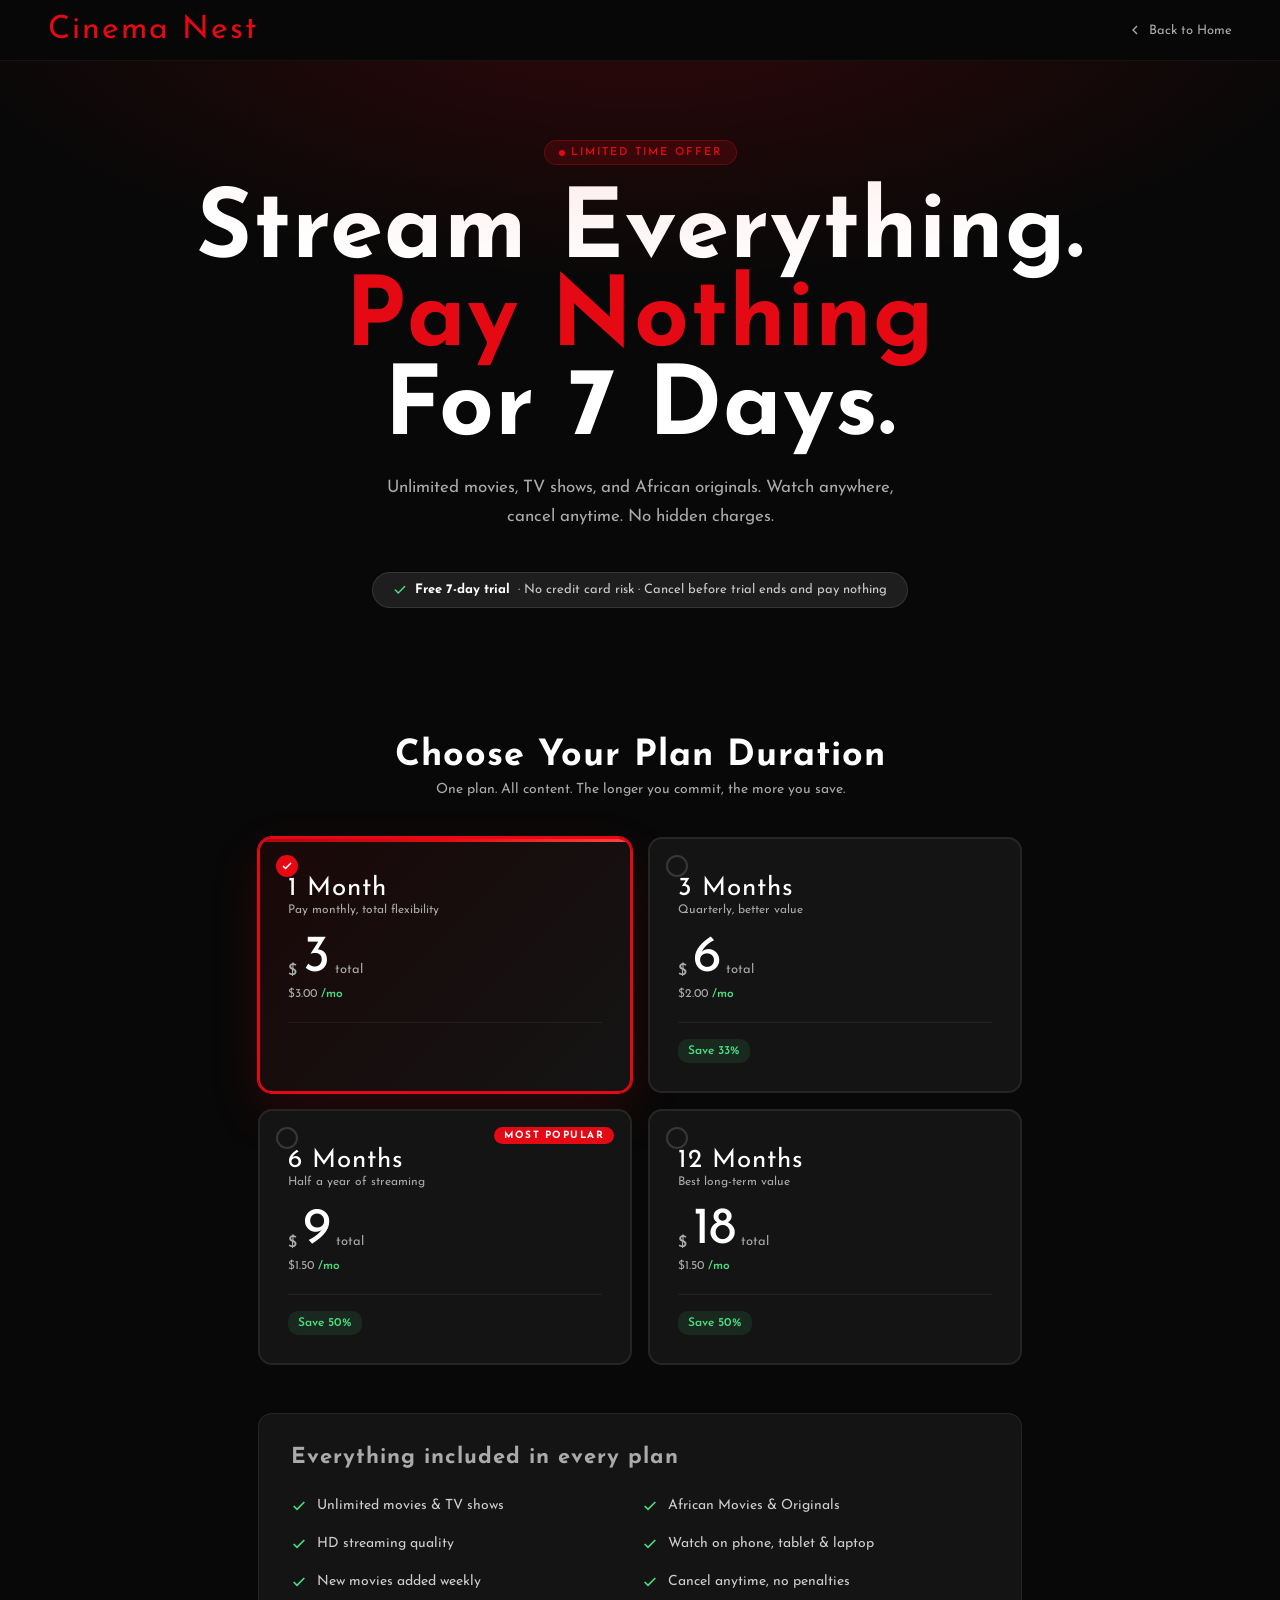
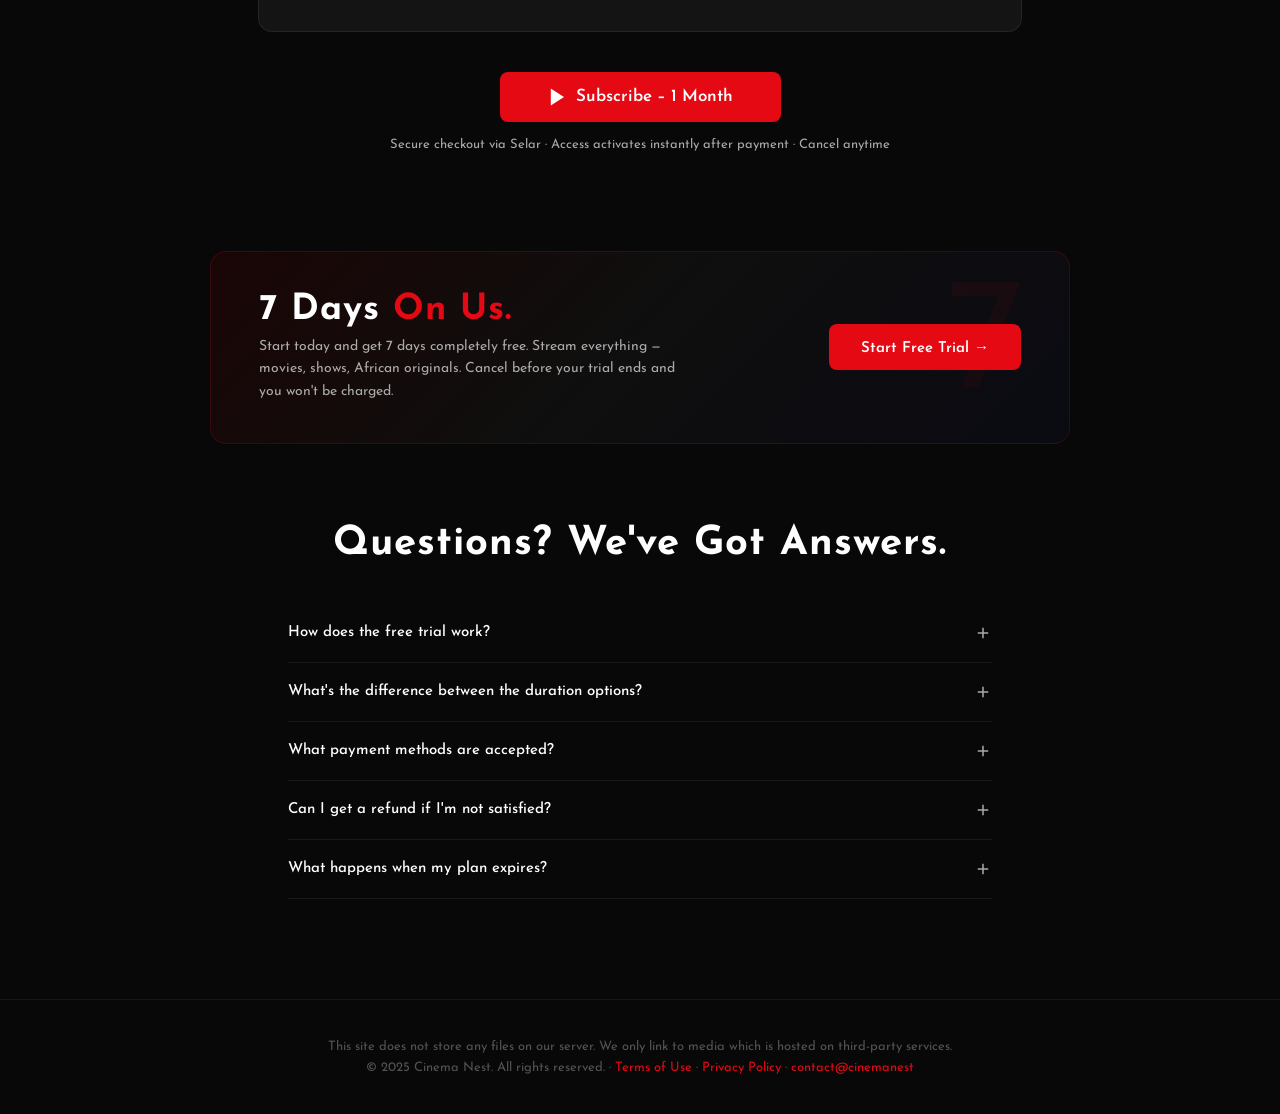
<file: pricing.html>
<!DOCTYPE html>
<html lang="en">
<head>
<meta charset="UTF-8">
<meta name="viewport" content="width=device-width, initial-scale=1.0">
<title>Cinema Nest – Plans & Pricing</title>
<link href="https://fonts.googleapis.com/css2?family=Josefin+Sans:wght@300;400;500;600;700&display=swap" rel="stylesheet">
<style>
:root {
  --red: #e50914;
  --red-dark: #b0060f;
  --bg: #0a0a0a;
  --surface: #141414;
  --surface2: #1e1e1e;
  --text: #fff;
  --muted: #aaa;
  --radius: 6px;
}
*, *::before, *::after { margin: 0; padding: 0; box-sizing: border-box; }
body { background: #080808; color: var(--text); font-family: 'Josefin Sans', sans-serif; overflow-x: hidden; min-height: 100vh; }

/* ─── NAV ─── */
.nav {
  position: fixed; top: 0; width: 100%; z-index: 1000;
  display: flex; align-items: center; justify-content: space-between;
  padding: 14px 48px;
  background: rgba(8,8,8,.96); backdrop-filter: blur(12px);
  border-bottom: 1px solid rgba(255,255,255,.05);
}
.logo { font-family: 'Josefin Sans', sans-serif; font-size: 32px; color: var(--red); letter-spacing: 2px; cursor: pointer; text-decoration: none; }
.nav-back { color: var(--muted); font-size: 13px; text-decoration: none; display: flex; align-items: center; gap: 6px; transition: color .2s; }
.nav-back:hover { color: var(--text); }
.nav-back svg { width: 16px; height: 16px; stroke: currentColor; fill: none; stroke-width: 2; }

/* ─── HERO ─── */
.hero {
  padding: 140px 48px 70px;
  text-align: center; position: relative; overflow: hidden;
}
.hero::before {
  content: ''; position: absolute; inset: 0;
  background: radial-gradient(ellipse 80% 60% at 50% 0%, rgba(229,9,20,.18) 0%, transparent 70%);
  pointer-events: none;
}
.hero-eyebrow {
  display: inline-flex; align-items: center; gap: 6px;
  background: rgba(229,9,20,.15); border: 1px solid rgba(229,9,20,.3);
  color: var(--red); font-size: 11px; font-weight: 600;
  letter-spacing: 2px; text-transform: uppercase;
  padding: 6px 14px; border-radius: 20px; margin-bottom: 24px;
}
.hero-eyebrow span { width: 6px; height: 6px; border-radius: 50%; background: var(--red); animation: pulse 2s infinite; }
@keyframes pulse { 0%,100%{opacity:1;transform:scale(1)} 50%{opacity:.5;transform:scale(.7)} }
.hero h1 {
  font-family: 'Josefin Sans', sans-serif;
  font-size: clamp(48px, 8vw, 96px);
  line-height: .92; letter-spacing: 1px; margin-bottom: 20px;
}
.hero h1 span { color: var(--red); }
.hero p { font-size: 17px; color: var(--muted); line-height: 1.7; max-width: 520px; margin: 0 auto 40px; }
.trial-badge {
  display: inline-flex; align-items: center; gap: 8px;
  background: var(--surface2); border: 1px solid rgba(255,255,255,.1);
  padding: 10px 20px; border-radius: 30px; font-size: 13px; color: #ccc;
}
.trial-badge strong { color: #fff; }

/* ─── PRICING SECTION ─── */
.pricing-section { padding: 60px 48px 100px; max-width: 860px; margin: 0 auto; }

.section-label {
  text-align: center; margin-bottom: 40px;
}
.section-label h2 {
  font-family: 'Josefin Sans', sans-serif;
  font-size: 36px; letter-spacing: 1px; margin-bottom: 8px;
}
.section-label p { font-size: 14px; color: var(--muted); }

/* ─── DURATION CARDS ─── */
.duration-grid {
  display: grid;
  grid-template-columns: repeat(2, 1fr);
  gap: 16px;
  margin-bottom: 48px;
}

.duration-card {
  background: var(--surface);
  border: 2px solid rgba(255,255,255,.07);
  border-radius: 14px; padding: 28px;
  cursor: pointer; position: relative; overflow: hidden;
  transition: border-color .25s, background .25s, transform .25s, box-shadow .25s;
  user-select: none;
}
.duration-card:hover {
  border-color: rgba(229,9,20,.5);
  transform: translateY(-3px);
  box-shadow: 0 16px 40px rgba(0,0,0,.4);
}
.duration-card.selected {
  border-color: var(--red);
  background: linear-gradient(135deg, #1a0808 0%, #141414 100%);
  box-shadow: 0 0 0 1px var(--red), 0 20px 50px rgba(229,9,20,.15);
}
.duration-card.selected::before {
  content: ''; position: absolute; top: 0; left: 0; right: 0; height: 3px;
  background: linear-gradient(90deg, var(--red-dark), var(--red), #ff4444);
}
.duration-card.featured-duration {
  grid-column: span 1;
}

/* Popular badge */
.pop-badge {
  position: absolute; top: 16px; right: 16px;
  background: var(--red); color: #fff;
  font-size: 10px; font-weight: 700; letter-spacing: 1.5px;
  text-transform: uppercase; padding: 3px 10px; border-radius: 10px;
}

/* Selected checkmark */
.check-ring {
  position: absolute; top: 16px; left: 16px;
  width: 22px; height: 22px; border-radius: 50%;
  border: 2px solid rgba(255,255,255,.15);
  display: flex; align-items: center; justify-content: center;
  transition: background .2s, border-color .2s;
}
.duration-card.selected .check-ring {
  background: var(--red); border-color: var(--red);
}
.check-ring svg { width: 12px; height: 12px; stroke: #fff; fill: none; stroke-width: 3; opacity: 0; transition: opacity .2s; }
.duration-card.selected .check-ring svg { opacity: 1; }

.duration-header { margin-top: 8px; margin-bottom: 16px; }
.duration-name {
  font-family: 'Josefin Sans', sans-serif;
  font-size: 26px; letter-spacing: 1px; margin-bottom: 2px;
}
.duration-sub { font-size: 12px; color: var(--muted); }

.duration-price-row { display: flex; align-items: flex-end; gap: 6px; margin-bottom: 4px; }
.duration-currency { font-size: 16px; font-weight: 600; color: var(--muted); margin-bottom: 5px; }
.duration-amount { font-family: 'Josefin Sans', sans-serif; font-size: 52px; line-height: 1; letter-spacing: -1px; }
.duration-period { font-size: 13px; color: var(--muted); margin-bottom: 8px; }

.duration-per-month {
  font-size: 12px; color: var(--muted); margin-bottom: 16px; min-height: 18px;
}
.duration-per-month span { color: #4ade80; font-weight: 600; }

.duration-divider { border: none; border-top: 1px solid rgba(255,255,255,.06); margin-bottom: 16px; }

.duration-saving {
  display: inline-flex; align-items: center; gap: 5px;
  font-size: 12px; font-weight: 600;
  padding: 3px 10px; border-radius: 10px;
  min-height: 24px;
}
.duration-saving.green { background: rgba(74,222,128,.1); color: #4ade80; }
.duration-saving.none { color: transparent; }

/* ─── FEATURES ─── */
.features-box {
  background: var(--surface); border: 1px solid rgba(255,255,255,.07);
  border-radius: 14px; padding: 32px; margin-bottom: 40px;
}
.features-box h3 {
  font-family: 'Josefin Sans', sans-serif;
  font-size: 22px; letter-spacing: 1px; margin-bottom: 20px; color: var(--muted);
}
.features-grid { display: grid; grid-template-columns: repeat(2, 1fr); gap: 4px; }
.feature-item {
  display: flex; align-items: center; gap: 10px;
  font-size: 14px; color: #ccc; padding: 9px 0;
}
.feature-item svg { width: 16px; height: 16px; stroke: #4ade80; fill: none; stroke-width: 2.5; flex-shrink: 0; }

/* ─── CTA ─── */
.cta-block { text-align: center; }
.btn-subscribe {
  background: var(--red); color: #fff;
  padding: 16px 48px; border-radius: 8px;
  font-size: 17px; font-weight: 600; cursor: pointer;
  border: none; font-family: inherit;
  transition: background .2s, transform .15s;
  display: inline-flex; align-items: center; gap: 10px;
  margin-bottom: 16px;
}
.btn-subscribe:hover { background: var(--red-dark); transform: scale(1.03); }
.btn-subscribe svg { width: 18px; height: 18px; stroke: currentColor; fill: none; stroke-width: 2.5; }
.cta-note { font-size: 13px; color: var(--muted); }
.cta-note strong { color: #fff; }

/* ─── TRIAL STRIP ─── */
.trial-strip {
  background: linear-gradient(135deg, #1a0505 0%, #0f0f0f 50%, #0a0a12 100%);
  border: 1px solid rgba(229,9,20,.2);
  border-radius: 16px; padding: 40px 48px;
  display: flex; align-items: center; justify-content: space-between;
  gap: 32px; max-width: 860px; margin: 0 auto 80px;
  position: relative; overflow: hidden;
}
.trial-strip::after {
  content: '7'; position: absolute; right: 48px; top: 50%; transform: translateY(-50%);
  font-family: 'Josefin Sans', sans-serif; font-size: 160px; line-height: 1;
  color: rgba(229,9,20,.06); pointer-events: none; letter-spacing: -4px;
}
.trial-strip-text h2 { font-family: 'Josefin Sans', sans-serif; font-size: 36px; letter-spacing: 1px; margin-bottom: 8px; }
.trial-strip-text h2 span { color: var(--red); }
.trial-strip-text p { font-size: 14px; color: var(--muted); max-width: 420px; line-height: 1.6; }
.btn-trial {
  background: var(--red); color: #fff; padding: 14px 32px; border-radius: 8px;
  font-size: 15px; font-weight: 600; cursor: pointer; border: none;
  font-family: inherit; white-space: nowrap; flex-shrink: 0;
  transition: background .2s, transform .15s;
}
.btn-trial:hover { background: var(--red-dark); transform: scale(1.03); }

/* ─── FAQ ─── */
.faq-section { padding: 0 48px 100px; max-width: 800px; margin: 0 auto; }
.faq-section h2 { font-family: 'Josefin Sans', sans-serif; font-size: 40px; letter-spacing: 1px; text-align: center; margin-bottom: 40px; }
.faq-item { border-bottom: 1px solid rgba(255,255,255,.07); }
.faq-q {
  width: 100%; background: none; border: none; color: var(--text);
  font-family: 'Josefin Sans', sans-serif; font-size: 15px; font-weight: 500;
  text-align: left; padding: 20px 0; cursor: pointer;
  display: flex; align-items: center; justify-content: space-between; gap: 16px;
}
.faq-q svg { width: 18px; height: 18px; stroke: var(--muted); fill: none; stroke-width: 2; flex-shrink: 0; transition: transform .3s; }
.faq-item.open .faq-q svg { transform: rotate(45deg); stroke: var(--red); }
.faq-a { font-size: 14px; color: var(--muted); line-height: 1.7; max-height: 0; overflow: hidden; transition: max-height .35s ease, padding .35s; }
.faq-item.open .faq-a { max-height: 200px; padding-bottom: 20px; }

/* ─── FOOTER ─── */
.footer { text-align: center; padding: 40px 48px; border-top: 1px solid rgba(255,255,255,.06); }
.footer p { font-size: 13px; color: rgba(255,255,255,.3); }
.footer a { color: var(--red); text-decoration: none; }

/* ─── RESPONSIVE ─── */
@media(max-width: 700px) {
  .nav { padding: 12px 20px; }
  .hero { padding: 120px 20px 60px; }
  .pricing-section { padding: 40px 20px 80px; }
  .duration-grid { grid-template-columns: 1fr; gap:12px; }
  .features-grid { grid-template-columns: 1fr; }
  .trial-strip { flex-direction: column; padding: 28px 20px; margin: 0 16px 60px; }
  .trial-strip::after { display: none; }
  .faq-section { padding: 0 20px 80px; }
  .duration-amount { font-size: 40px; }
  .hero h1 { font-size: clamp(40px, 10vw, 60px); }
  .hero p { font-size: 15px; }
  .footer { padding: 32px 20px; }
}
</style>
</head>
<body>

<!-- NAV -->
<nav class="nav">
  <a href="index.html" class="logo">Cinema Nest</a>
  <a href="index.html" class="nav-back">
    <svg viewBox="0 0 24 24"><polyline points="15 18 9 12 15 6"/></svg>
    Back to Home
  </a>
</nav>

<!-- HERO -->
<div class="hero">
  <div class="hero-eyebrow">
    <span></span>
    Limited Time Offer
  </div>
  <h1>Stream Everything.<br><span>Pay Nothing</span><br>For 7 Days.</h1>
  <p>Unlimited movies, TV shows, and African originals. Watch anywhere, cancel anytime. No hidden charges.</p>
  <div class="trial-badge">
    <svg width="14" height="14" viewBox="0 0 24 24" fill="none" stroke="#4ade80" stroke-width="2.5" stroke-linecap="round"><polyline points="20 6 9 17 4 12"/></svg>
    <strong>Free 7-day trial</strong> · No credit card risk · Cancel before trial ends and pay nothing
  </div>
</div>

<!-- PRICING -->
<div class="pricing-section">

  <div class="section-label">
    <h2>Choose Your Plan Duration</h2>
    <p>One plan. All content. The longer you commit, the more you save.</p>
  </div>

  <div class="duration-grid">

    <!-- 1 MONTH -->
    <div class="duration-card selected" id="card-1m" onclick="selectPlan('1m')">
      <div class="check-ring"><svg viewBox="0 0 24 24"><polyline points="20 6 9 17 4 12"/></svg></div>
      <div class="duration-header">
        <div class="duration-name">1 Month</div>
        <div class="duration-sub">Pay monthly, total flexibility</div>
      </div>
      <div class="duration-price-row">
        <span class="duration-currency">$</span>
        <span class="duration-amount">3</span>
        <span class="duration-period">total</span>
      </div>
      <div class="duration-per-month">$3.00 <span>/mo</span></div>
      <hr class="duration-divider">
      <span class="duration-saving none">–</span>
    </div>

    <!-- 3 MONTHS -->
    <div class="duration-card" id="card-3m" onclick="selectPlan('3m')">
      <div class="check-ring"><svg viewBox="0 0 24 24"><polyline points="20 6 9 17 4 12"/></svg></div>
      <div class="duration-header">
        <div class="duration-name">3 Months</div>
        <div class="duration-sub">Quarterly, better value</div>
      </div>
      <div class="duration-price-row">
        <span class="duration-currency">$</span>
        <span class="duration-amount">6</span>
        <span class="duration-period">total</span>
      </div>
      <div class="duration-per-month">$2.00 <span>/mo</span></div>
      <hr class="duration-divider">
      <span class="duration-saving green">Save 33%</span>
    </div>

    <!-- 6 MONTHS -->
    <div class="duration-card featured-duration" id="card-6m" onclick="selectPlan('6m')">
      <span class="pop-badge">Most Popular</span>
      <div class="check-ring"><svg viewBox="0 0 24 24"><polyline points="20 6 9 17 4 12"/></svg></div>
      <div class="duration-header">
        <div class="duration-name">6 Months</div>
        <div class="duration-sub">Half a year of streaming</div>
      </div>
      <div class="duration-price-row">
        <span class="duration-currency">$</span>
        <span class="duration-amount">9</span>
        <span class="duration-period">total</span>
      </div>
      <div class="duration-per-month">$1.50 <span>/mo</span></div>
      <hr class="duration-divider">
      <span class="duration-saving green">Save 50%</span>
    </div>

    <!-- 12 MONTHS -->
    <div class="duration-card" id="card-12m" onclick="selectPlan('12m')">
      <div class="check-ring"><svg viewBox="0 0 24 24"><polyline points="20 6 9 17 4 12"/></svg></div>
      <div class="duration-header">
        <div class="duration-name">12 Months</div>
        <div class="duration-sub">Best long-term value</div>
      </div>
      <div class="duration-price-row">
        <span class="duration-currency">$</span>
        <span class="duration-amount">18</span>
        <span class="duration-period">total</span>
      </div>
      <div class="duration-per-month">$1.50 <span>/mo</span></div>
      <hr class="duration-divider">
      <span class="duration-saving green">Save 50%</span>
    </div>

  </div>

  <!-- WHAT'S INCLUDED -->
  <div class="features-box">
    <h3>Everything included in every plan</h3>
    <div class="features-grid">
      <div class="feature-item">
        <svg viewBox="0 0 24 24"><polyline points="20 6 9 17 4 12"/></svg>
        Unlimited movies & TV shows
      </div>
      <div class="feature-item">
        <svg viewBox="0 0 24 24"><polyline points="20 6 9 17 4 12"/></svg>
        African Movies & Originals
      </div>
      <div class="feature-item">
        <svg viewBox="0 0 24 24"><polyline points="20 6 9 17 4 12"/></svg>
        HD streaming quality
      </div>
      <div class="feature-item">
        <svg viewBox="0 0 24 24"><polyline points="20 6 9 17 4 12"/></svg>
        Watch on phone, tablet & laptop
      </div>
      <div class="feature-item">
        <svg viewBox="0 0 24 24"><polyline points="20 6 9 17 4 12"/></svg>
        New movies added weekly
      </div>
      <div class="feature-item">
        <svg viewBox="0 0 24 24"><polyline points="20 6 9 17 4 12"/></svg>
        Cancel anytime, no penalties
      </div>
    </div>
  </div>

  <!-- CTA -->
  <div class="cta-block">
    <button class="btn-subscribe" id="main-cta" onclick="goToCheckout()">
      <svg viewBox="0 0 24 24"><polygon points="5 3 19 12 5 21 5 3" fill="currentColor"/></svg>
      <span id="cta-label">Subscribe – 1 Month</span>
    </button>
    <p class="cta-note">Secure checkout via Selar · Access activates instantly after payment · Cancel anytime</p>
  </div>

</div>

<!-- TRIAL STRIP -->
<div class="trial-strip">
  <div class="trial-strip-text">
    <h2>7 Days <span>On Us.</span></h2>
    <p>Start today and get 7 days completely free. Stream everything — movies, shows, African originals. Cancel before your trial ends and you won't be charged.</p>
  </div>
  <button class="btn-trial" onclick="goToCheckout()">Start Free Trial →</button>
</div>

<!-- FAQ -->
<div class="faq-section">
  <h2>Questions? We've Got Answers.</h2>

  <div class="faq-item">
    <button class="faq-q" onclick="toggleFaq(this)">
      How does the free trial work?
      <svg viewBox="0 0 24 24"><line x1="12" y1="5" x2="12" y2="19"/><line x1="5" y1="12" x2="19" y2="12"/></svg>
    </button>
    <div class="faq-a">When you sign up, you get 7 days of full access completely free. You'll enter your payment details upfront, but nothing is charged until your trial ends. Cancel any time before day 7 and you pay nothing.</div>
  </div>

  <div class="faq-item">
    <button class="faq-q" onclick="toggleFaq(this)">
      What's the difference between the duration options?
      <svg viewBox="0 0 24 24"><line x1="12" y1="5" x2="12" y2="19"/><line x1="5" y1="12" x2="19" y2="12"/></svg>
    </button>
    <div class="faq-a">Cinema Nest offers four plan lengths — 1, 3, 6, and 12 months — all with full access to every movie, show, and feature. Longer plans cost less per month: $3/mo for 1 month, $2/mo for 3 months, and $1.50/mo for 6 or 12 months.</div>
  </div>

  <div class="faq-item">
    <button class="faq-q" onclick="toggleFaq(this)">
      What payment methods are accepted?
      <svg viewBox="0 0 24 24"><line x1="12" y1="5" x2="12" y2="19"/><line x1="5" y1="12" x2="19" y2="12"/></svg>
    </button>
    <div class="faq-a">We accept Mobile money, Crrypto, Visa, Mastercard, and all major debit/credit cards — powered by Paystack, Africa's most trusted payment platform. All payments are fully encrypted and secure.</div>
  </div>

  <div class="faq-item">
    <button class="faq-q" onclick="toggleFaq(this)">
      Can I get a refund if I'm not satisfied?
      <svg viewBox="0 0 24 24"><line x1="12" y1="5" x2="12" y2="19"/><line x1="5" y1="12" x2="19" y2="12"/></svg>
    </button>
    <div class="faq-a">That's what the free trial is for! You get 7 full days to explore Cinema Nest risk-free. If you cancel during the trial, you owe nothing. After the trial, plans are non-refundable but you keep access for your full subscription period.</div>
  </div>

  <div class="faq-item">
    <button class="faq-q" onclick="toggleFaq(this)">
      What happens when my plan expires?
      <svg viewBox="0 0 24 24"><line x1="12" y1="5" x2="12" y2="19"/><line x1="5" y1="12" x2="19" y2="12"/></svg>
    </button>
    <div class="faq-a">You'll receive an email reminder before your plan ends. You can renew for the same or a different duration at any time. Your watchlist and preferences are saved so you can pick up right where you left off.</div>
  </div>

</div>

<!-- FOOTER -->
<div class="footer">
  <p style="margin-bottom:8px;">This site does not store any files on our server. We only link to media which is hosted on third-party services.</p>
  <p>© 2025 Cinema Nest. All rights reserved. · <a href="#">Terms of Use</a> · <a href="#">Privacy Policy</a> · <a href="mailto:contact@cinemanest">contact@cinemanest</a></p>
</div>

<script>
// ── SELAR PRODUCT LINK ──
const SELAR_LINKS = {
  '1m':  'https://selar.com/1c7tz476t8',
  '3m':  'https://selar.com/851861q275',
  '6m':  'https://selar.com/6487z415ih',
  '12m': 'https://selar.com/5rc8s61861',
};

const PLAN_LABELS = {
  '1m':  'Subscribe – 1 Month',
  '3m':  'Subscribe – 3 Months',
  '6m':  'Subscribe – 6 Months',
  '12m': 'Subscribe – 12 Months',
};

let selectedPlan = '1m';

function selectPlan(plan) {
  // Remove selected from all
  document.querySelectorAll('.duration-card').forEach(c => c.classList.remove('selected'));
  // Add to clicked
  document.getElementById('card-' + plan).classList.add('selected');
  selectedPlan = plan;
  // Update CTA label
  document.getElementById('cta-label').textContent = PLAN_LABELS[plan];
}

function goToCheckout() {
  // Remember which plan was chosen so activate.html can read it back
  // if Selar's own redirect doesn't carry a plan param (it's a fallback only —
  // the redirect URL configured on each Selar product is the source of truth).
  try { localStorage.setItem('cinemanest-pending-plan', selectedPlan); } catch {}
  window.location.href = SELAR_LINKS[selectedPlan] || SELAR_LINKS['1m'];
}

function toggleFaq(btn) {
  const item = btn.closest('.faq-item');
  const isOpen = item.classList.contains('open');
  document.querySelectorAll('.faq-item').forEach(i => i.classList.remove('open'));
  if (!isOpen) item.classList.add('open');
}
</script>
</body>
</html>
</file>
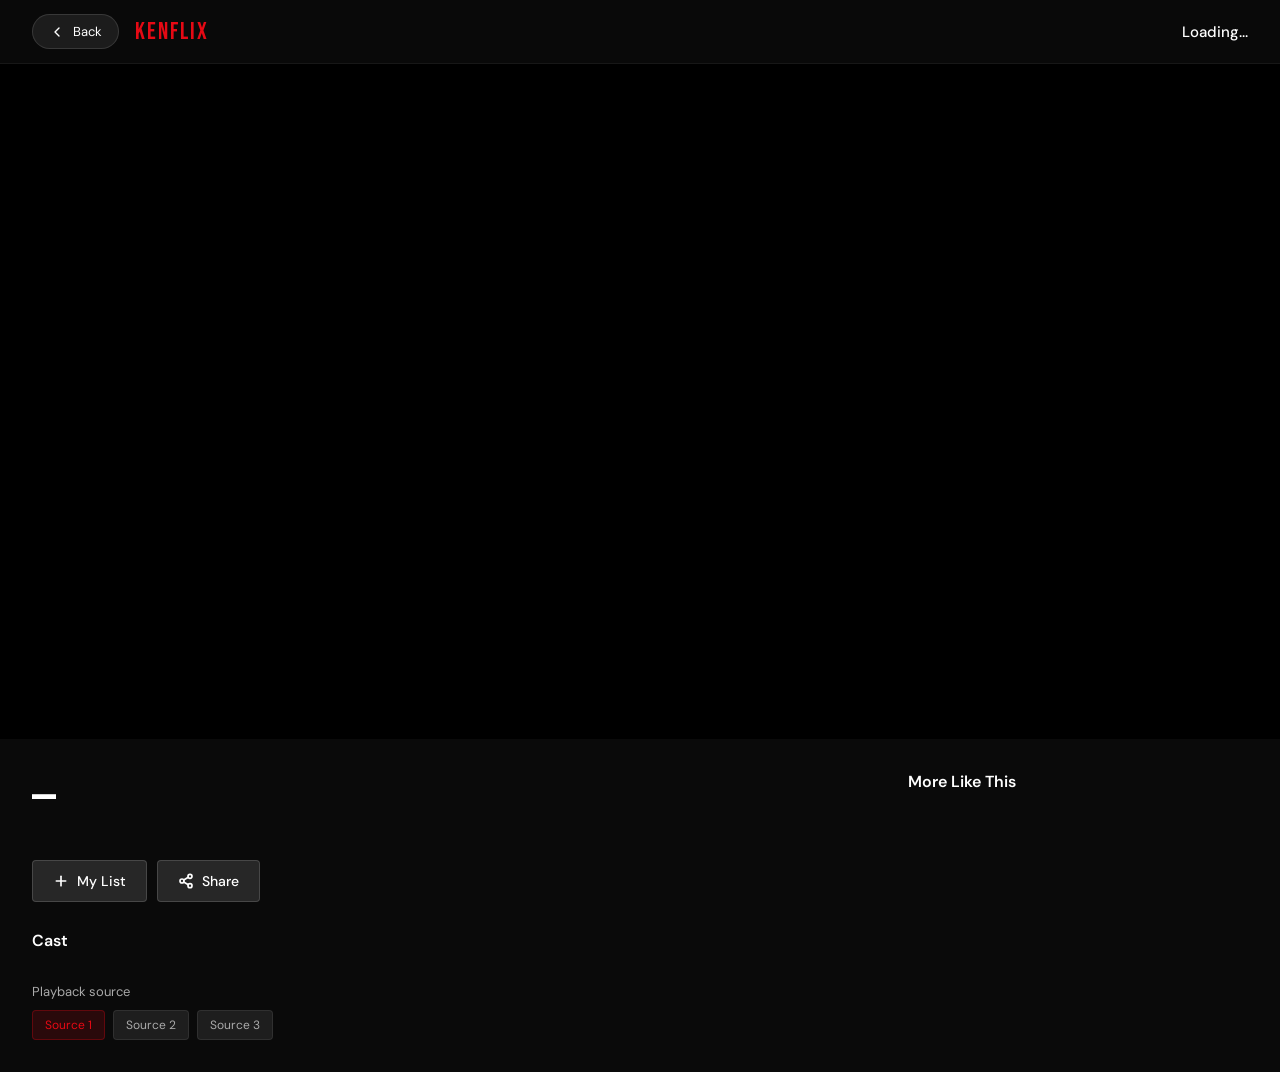
<file: watch (1).html>
<!DOCTYPE html>
<html lang="en">
<head>
<meta charset="UTF-8">
<meta name="viewport" content="width=device-width, initial-scale=1.0">
<title>Watch — KENFLIX</title>
<link href="https://fonts.googleapis.com/css2?family=Bebas+Neue&family=DM+Sans:wght@300;400;500;600&display=swap" rel="stylesheet">
<style>
:root{
  --red:#e50914;
  --bg:#0a0a0a;
  --surface:#141414;
  --surface2:#1e1e1e;
  --text:#fff;
  --muted:#aaa;
}
*{margin:0;padding:0;box-sizing:border-box;}
body{background:var(--bg);color:var(--text);font-family:'DM Sans',sans-serif;min-height:100vh;}

/* ── TOP BAR ── */
.topbar{
  display:flex;align-items:center;gap:16px;
  padding:14px 32px;
  background:rgba(10,10,10,.95);
  backdrop-filter:blur(12px);
  border-bottom:1px solid rgba(255,255,255,.06);
  position:sticky;top:0;z-index:100;
}
.back-btn{
  display:flex;align-items:center;gap:8px;
  background:rgba(255,255,255,.08);border:1px solid rgba(255,255,255,.12);
  color:var(--text);padding:8px 16px;border-radius:24px;
  font-size:13px;cursor:pointer;font-family:inherit;
  transition:background .2s;text-decoration:none;
}
.back-btn:hover{background:rgba(255,255,255,.15);}
.back-btn svg{width:16px;height:16px;stroke:currentColor;fill:none;stroke-width:2;stroke-linecap:round;stroke-linejoin:round;}
.logo{font-family:'Bebas Neue',sans-serif;font-size:24px;color:var(--red);letter-spacing:2px;margin-right:auto;}
.watch-title{
  font-size:15px;font-weight:500;
  white-space:nowrap;overflow:hidden;text-overflow:ellipsis;
  max-width:300px;
}

/* ── PLAYER ── */
.player-wrap{
  position:relative;
  background:#000;
  width:100%;
  aspect-ratio:16/9;
  max-height:75vh;
  overflow:hidden;
}
.player-wrap iframe{
  position:absolute;inset:0;
  width:100%;height:100%;
  border:none;
}
.player-loading{
  position:absolute;inset:0;
  display:flex;flex-direction:column;align-items:center;justify-content:center;
  gap:16px;background:#000;z-index:5;
  transition:opacity .5s;
}
.spinner{
  width:44px;height:44px;
  border:3px solid rgba(255,255,255,.1);
  border-top-color:var(--red);
  border-radius:50%;
  animation:spin .8s linear infinite;
}
@keyframes spin{to{transform:rotate(360deg)}}
.loading-text{font-size:13px;color:var(--muted);}

/* ── CONTENT AREA ── */
.content{
  display:grid;
  grid-template-columns:1fr 340px;
  gap:32px;
  padding:32px;
  max-width:1400px;
  margin:0 auto;
}
@media(max-width:900px){
  .content{grid-template-columns:1fr;padding:20px;}
  .watch-title{max-width:160px;}
  .topbar{padding:12px 20px;}
}

/* ── MAIN INFO ── */
.main-info{}
.movie-header{margin-bottom:20px;}
.movie-title{
  font-family:'Bebas Neue',sans-serif;
  font-size:clamp(28px,5vw,48px);
  letter-spacing:1px;margin-bottom:8px;
}
.movie-meta{
  display:flex;flex-wrap:wrap;align-items:center;gap:10px;
  font-size:13px;color:var(--muted);margin-bottom:16px;
}
.badge{
  padding:3px 8px;border-radius:4px;font-size:11px;font-weight:600;
  letter-spacing:.5px;text-transform:uppercase;
}
.badge-red{background:var(--red);color:#fff;}
.badge-gray{background:rgba(255,255,255,.1);color:var(--text);}
.badge-gold{background:rgba(245,197,24,.15);color:#f5c518;}

.movie-overview{
  font-size:14px;line-height:1.75;color:#bbb;
  margin-bottom:24px;
}

.action-row{display:flex;gap:10px;flex-wrap:wrap;margin-bottom:28px;}
.btn-primary{
  background:var(--text);color:#000;
  border:none;padding:11px 24px;border-radius:4px;
  font-size:14px;font-weight:600;cursor:pointer;font-family:inherit;
  display:flex;align-items:center;gap:8px;
  transition:background .2s;
}
.btn-primary:hover{background:#ddd;}
.btn-secondary{
  background:rgba(255,255,255,.12);color:#fff;
  border:1px solid rgba(255,255,255,.15);
  padding:11px 20px;border-radius:4px;
  font-size:14px;font-weight:500;cursor:pointer;font-family:inherit;
  display:flex;align-items:center;gap:8px;
  transition:background .2s;
}
.btn-secondary:hover{background:rgba(255,255,255,.2);}
.btn-secondary svg,.btn-primary svg{
  width:16px;height:16px;stroke:currentColor;fill:none;stroke-width:2.5;
  stroke-linecap:round;stroke-linejoin:round;
}

/* ── TV SEASONS ── */
.seasons-section{margin-top:4px;}
.seasons-section h3{font-size:16px;font-weight:600;margin-bottom:14px;}
.season-tabs{
  display:flex;gap:8px;flex-wrap:wrap;margin-bottom:16px;
}
.season-tab{
  background:rgba(255,255,255,.07);border:1px solid rgba(255,255,255,.1);
  color:var(--muted);padding:6px 14px;border-radius:20px;
  font-size:12px;cursor:pointer;font-family:inherit;
  transition:background .2s,color .2s,border-color .2s;
}
.season-tab.active,.season-tab:hover{
  background:var(--red);color:#fff;border-color:var(--red);
}
.episodes-grid{
  display:flex;flex-direction:column;gap:8px;
  max-height:340px;overflow-y:auto;scrollbar-width:thin;
  scrollbar-color:rgba(255,255,255,.1) transparent;
}
.episode-item{
  display:flex;align-items:center;gap:12px;
  padding:10px 12px;border-radius:6px;
  background:var(--surface2);cursor:pointer;
  border:1px solid transparent;
  transition:background .2s,border-color .2s;
}
.episode-item:hover,.episode-item.active{
  background:rgba(229,9,20,.12);border-color:rgba(229,9,20,.3);
}
.ep-num{
  font-family:'Bebas Neue',sans-serif;font-size:24px;
  color:rgba(255,255,255,.2);min-width:32px;text-align:center;
}
.episode-item.active .ep-num{color:var(--red);}
.ep-info{flex:1;}
.ep-title{font-size:13px;font-weight:500;}
.ep-air{font-size:11px;color:var(--muted);margin-top:2px;}
.ep-play{
  width:30px;height:30px;border-radius:50%;
  background:rgba(255,255,255,.08);border:none;
  display:flex;align-items:center;justify-content:center;
  cursor:pointer;color:var(--text);flex-shrink:0;
}
.ep-play svg{width:12px;height:12px;fill:currentColor;}

/* ── CAST ── */
.cast-section h3{font-size:16px;font-weight:600;margin:24px 0 12px;}
.cast-list{display:flex;gap:10px;flex-wrap:wrap;}
.cast-chip{
  background:var(--surface2);border:1px solid rgba(255,255,255,.06);
  padding:6px 12px;border-radius:20px;font-size:12px;color:var(--muted);
}

/* ── SIDEBAR ── */
.sidebar{}
.related-section h3{font-size:16px;font-weight:600;margin-bottom:14px;}
.related-list{display:flex;flex-direction:column;gap:12px;}
.related-item{
  display:flex;gap:12px;cursor:pointer;
  border-radius:6px;padding:8px;
  transition:background .2s;
}
.related-item:hover{background:var(--surface2);}
.related-img{
  width:100px;height:60px;border-radius:4px;
  object-fit:cover;flex-shrink:0;
  background:var(--surface2);
}
.related-info{flex:1;min-width:0;}
.related-title{font-size:13px;font-weight:500;line-height:1.3;margin-bottom:4px;}
.related-year{font-size:11px;color:var(--muted);}
.related-rating{font-size:11px;color:#f5c518;}

/* ── ALT SOURCES ── */
.alt-sources{margin-top:20px;}
.alt-sources h4{font-size:13px;color:var(--muted);margin-bottom:10px;font-weight:400;}
.source-btns{display:flex;gap:8px;flex-wrap:wrap;}
.source-btn{
  background:var(--surface2);border:1px solid rgba(255,255,255,.08);
  color:var(--muted);padding:6px 12px;border-radius:4px;
  font-size:12px;cursor:pointer;font-family:inherit;
  transition:background .2s,color .2s,border-color .2s;
}
.source-btn:hover,.source-btn.active{
  background:rgba(229,9,20,.15);color:var(--red);border-color:rgba(229,9,20,.3);
}

/* ── TOAST ── */
.toast{
  position:fixed;bottom:30px;left:50%;transform:translateX(-50%) translateY(20px);
  background:#222;border:1px solid rgba(255,255,255,.1);
  color:#fff;font-size:13px;padding:10px 20px;border-radius:24px;
  z-index:3000;opacity:0;transition:opacity .3s,transform .3s;pointer-events:none;
}
.toast.show{opacity:1;transform:translateX(-50%) translateY(0);}
</style>
</head>
<body>

<!-- TOP BAR -->
<div class="topbar">
  <a href="index.html" class="back-btn">
    <svg viewBox="0 0 24 24"><polyline points="15 18 9 12 15 6"/></svg>
    Back
  </a>
  <div class="logo">KENFLIX</div>
  <div class="watch-title" id="watch-title">Loading...</div>
</div>

<!-- PLAYER -->
<div class="player-wrap" id="player-wrap">
  <div class="player-loading" id="player-loading">
    <div class="spinner"></div>
    <div class="loading-text">Loading stream...</div>
  </div>
  <iframe id="player" allowfullscreen allow="fullscreen; autoplay"></iframe>
</div>

<!-- CONTENT -->
<div class="content">

  <!-- MAIN -->
  <div class="main-info">
    <div class="movie-header">
      <div class="movie-title" id="movie-title">—</div>
      <div class="movie-meta" id="movie-meta"></div>
      <p class="movie-overview" id="movie-overview"></p>
      <div class="action-row">
        <button class="btn-secondary" onclick="toggleMyList()" id="mylist-btn">
          <svg viewBox="0 0 24 24"><line x1="12" y1="5" x2="12" y2="19"/><line x1="5" y1="12" x2="19" y2="12"/></svg>
          My List
        </button>
        <button class="btn-secondary" onclick="shareTitle()">
          <svg viewBox="0 0 24 24"><circle cx="18" cy="5" r="3"/><circle cx="6" cy="12" r="3"/><circle cx="18" cy="19" r="3"/><line x1="8.59" y1="13.51" x2="15.42" y2="17.49"/><line x1="15.41" y1="6.51" x2="8.59" y2="10.49"/></svg>
          Share
        </button>
      </div>
    </div>

    <!-- TV: seasons + episodes -->
    <div class="seasons-section" id="seasons-section" style="display:none">
      <h3>Episodes</h3>
      <div class="season-tabs" id="season-tabs"></div>
      <div class="episodes-grid" id="episodes-grid"></div>
    </div>

    <!-- Cast -->
    <div class="cast-section">
      <h3>Cast</h3>
      <div class="cast-list" id="cast-list"></div>
    </div>

    <!-- Alt sources -->
    <div class="alt-sources">
      <h4>Playback source</h4>
      <div class="source-btns" id="source-btns"></div>
    </div>
  </div>

  <!-- SIDEBAR -->
  <div class="sidebar">
    <div class="related-section">
      <h3>More Like This</h3>
      <div class="related-list" id="related-list"></div>
    </div>
  </div>

</div>

<div class="toast" id="toast"></div>

<script>
const API_KEY = "1d3ae144acfb6bfcb25f70361cedcf29";
const API = "https://api.themoviedb.org/3";
const IMG_W = "https://image.tmdb.org/t/p/w500";

const params = new URLSearchParams(window.location.search);
const id = params.get('id');
const type = params.get('type');

let myList = JSON.parse(localStorage.getItem('kenflix-mylist') || '[]');
let currentSeason = 1;
let currentEpisode = 1;
let currentSource = 0;
let movieData = null;

const SOURCES = [
  { label: 'Source 1', movie: id => `https://vidsrc.to/embed/movie/${id}`, tv: (id,s,e) => `https://vidsrc.to/embed/tv/${id}/${s}/${e}` },
  { label: 'Source 2', movie: id => `https://vidsrc.me/embed/movie?tmdb=${id}`, tv: (id,s,e) => `https://vidsrc.me/embed/tv?tmdb=${id}&season=${s}&episode=${e}` },
  { label: 'Source 3', movie: id => `https://embed.su/embed/movie/${id}`, tv: (id,s,e) => `https://embed.su/embed/tv/${id}/${s}/${e}` },
];

/* ── PLAYER ── */
function buildSrc() {
  const src = type === 'tv'
    ? SOURCES[currentSource].tv(id, currentSeason, currentEpisode)
    : SOURCES[currentSource].movie(id);
  return src;
}

function loadPlayer() {
  const iframe = document.getElementById('player');
  document.getElementById('player-loading').style.opacity = '1';
  iframe.src = buildSrc();
  iframe.onload = () => {
    setTimeout(() => { document.getElementById('player-loading').style.opacity = '0'; }, 600);
  };
}

/* ── SOURCE BUTTONS ── */
function buildSourceBtns() {
  const c = document.getElementById('source-btns');
  c.innerHTML = '';
  SOURCES.forEach((s, i) => {
    const btn = document.createElement('button');
    btn.className = 'source-btn' + (i === currentSource ? ' active' : '');
    btn.innerText = s.label;
    btn.onclick = () => {
      currentSource = i;
      buildSourceBtns();
      loadPlayer();
    };
    c.appendChild(btn);
  });
}

/* ── FETCH DETAILS ── */
async function loadDetails() {
  const res = await fetch(`${API}/${type}/${id}?api_key=${API_KEY}&append_to_response=credits,similar`);
  movieData = await res.json();

  const title = movieData.title || movieData.name || '';
  document.title = `${title} — KENFLIX`;
  document.getElementById('watch-title').innerText = title;
  document.getElementById('movie-title').innerText = title;
  document.getElementById('movie-overview').innerText = movieData.overview || '';

  const year = (movieData.release_date || movieData.first_air_date || '').slice(0,4);
  const rating = movieData.vote_average ? movieData.vote_average.toFixed(1) : '';
  const runtime = movieData.runtime
    ? `${Math.floor(movieData.runtime/60)}h ${movieData.runtime%60}m`
    : (movieData.number_of_seasons ? `${movieData.number_of_seasons} season${movieData.number_of_seasons>1?'s':''}` : '');
  const genres = (movieData.genres||[]).slice(0,3).map(g=>g.name).join(' · ');

  document.getElementById('movie-meta').innerHTML = `
    <span class="badge badge-red">${type === 'tv' ? 'TV Show' : 'Movie'}</span>
    ${year ? `<span>${year}</span>` : ''}
    ${runtime ? `<span>${runtime}</span>` : ''}
    ${rating ? `<span class="badge badge-gold">★ ${rating}</span>` : ''}
    ${genres ? `<span>${genres}</span>` : ''}
  `;

  // Cast
  const cast = (movieData.credits?.cast||[]).slice(0,8);
  const castEl = document.getElementById('cast-list');
  castEl.innerHTML = cast.length
    ? cast.map(c=>`<span class="cast-chip">${c.name}</span>`).join('')
    : '<span style="color:var(--muted);font-size:13px;">No cast info available.</span>';

  // My list button
  updateMyListBtn();

  // TV seasons
  if (type === 'tv') {
    document.getElementById('seasons-section').style.display = 'block';
    buildSeasonTabs(movieData.number_of_seasons || 1);
    loadEpisodes(1);
  }

  // Related
  const related = (movieData.similar?.results||[]).filter(x=>x.backdrop_path).slice(0,8);
  const relEl = document.getElementById('related-list');
  relEl.innerHTML = '';
  related.forEach(item => {
    const year = (item.release_date||item.first_air_date||'').slice(0,4);
    const rating = item.vote_average ? '★ '+item.vote_average.toFixed(1) : '';
    const div = document.createElement('div');
    div.className = 'related-item';
    div.innerHTML = `
      <img class="related-img" src="${IMG_W+item.backdrop_path}" alt="${item.title||item.name}" loading="lazy">
      <div class="related-info">
        <div class="related-title">${item.title||item.name}</div>
        <div style="display:flex;gap:8px;margin-top:4px;">
          ${year?`<span class="related-year">${year}</span>`:''}
          ${rating?`<span class="related-rating">${rating}</span>`:''}
        </div>
      </div>
    `;
    div.onclick = () => window.location.href = `watch.html?id=${item.id}&type=${type}`;
    relEl.appendChild(div);
  });
}

/* ── SEASONS ── */
function buildSeasonTabs(count) {
  const c = document.getElementById('season-tabs');
  c.innerHTML = '';
  for (let i = 1; i <= count; i++) {
    const btn = document.createElement('button');
    btn.className = 'season-tab' + (i === 1 ? ' active' : '');
    btn.innerText = `Season ${i}`;
    btn.onclick = () => {
      currentSeason = i;
      document.querySelectorAll('.season-tab').forEach(b => b.classList.remove('active'));
      btn.classList.add('active');
      currentEpisode = 1;
      loadEpisodes(i);
    };
    c.appendChild(btn);
  }
}

async function loadEpisodes(season) {
  const grid = document.getElementById('episodes-grid');
  grid.innerHTML = '<div style="color:var(--muted);font-size:13px;padding:8px;">Loading episodes...</div>';
  try {
    const res = await fetch(`${API}/tv/${id}/season/${season}?api_key=${API_KEY}`);
    const data = await res.json();
    grid.innerHTML = '';
    (data.episodes||[]).forEach((ep, i) => {
      const div = document.createElement('div');
      div.className = 'episode-item' + (ep.episode_number === currentEpisode ? ' active' : '');
      div.innerHTML = `
        <div class="ep-num">${ep.episode_number}</div>
        <div class="ep-info">
          <div class="ep-title">${ep.name||`Episode ${ep.episode_number}`}</div>
          <div class="ep-air">${ep.air_date||''}</div>
        </div>
        <button class="ep-play" aria-label="Play episode ${ep.episode_number}">
          <svg viewBox="0 0 24 24"><polygon points="5 3 19 12 5 21 5 3"/></svg>
        </button>
      `;
      div.onclick = () => {
        currentEpisode = ep.episode_number;
        document.querySelectorAll('.episode-item').forEach(e=>e.classList.remove('active'));
        div.classList.add('active');
        loadPlayer();
        window.scrollTo({top:0,behavior:'smooth'});
      };
      grid.appendChild(div);
    });
  } catch(e) {
    grid.innerHTML = '<div style="color:var(--muted);font-size:13px;padding:8px;">Could not load episodes.</div>';
  }
}

/* ── MY LIST ── */
function updateMyListBtn() {
  const inList = myList.some(x => x.id == id);
  const btn = document.getElementById('mylist-btn');
  btn.innerHTML = inList
    ? `<svg viewBox="0 0 24 24" style="width:16px;height:16px;stroke:currentColor;fill:none;stroke-width:2.5;stroke-linecap:round;stroke-linejoin:round"><polyline points="20 6 9 17 4 12"/></svg> In My List`
    : `<svg viewBox="0 0 24 24" style="width:16px;height:16px;stroke:currentColor;fill:none;stroke-width:2.5;stroke-linecap:round"><line x1="12" y1="5" x2="12" y2="19"/><line x1="5" y1="12" x2="19" y2="12"/></svg> My List`;
}

function toggleMyList() {
  if (!movieData) return;
  const idx = myList.findIndex(x => x.id == id);
  if (idx > -1) {
    myList.splice(idx, 1);
    showToast('Removed from My List');
  } else {
    myList.push({ id: parseInt(id), type, title: movieData.title||movieData.name, backdrop: movieData.backdrop_path, poster: movieData.poster_path });
    showToast('Added to My List');
  }
  localStorage.setItem('kenflix-mylist', JSON.stringify(myList));
  updateMyListBtn();
}

/* ── SHARE ── */
function shareTitle() {
  const url = window.location.href;
  if (navigator.share) {
    navigator.share({ title: document.title, url });
  } else {
    navigator.clipboard.writeText(url).then(() => showToast('Link copied!'));
  }
}

/* ── TOAST ── */
function showToast(msg) {
  const t = document.getElementById('toast');
  t.innerText = msg;
  t.classList.add('show');
  setTimeout(() => t.classList.remove('show'), 2200);
}

/* ── INIT ── */
buildSourceBtns();
loadPlayer();
loadDetails();
</script>
</body>
</html>
</file>
